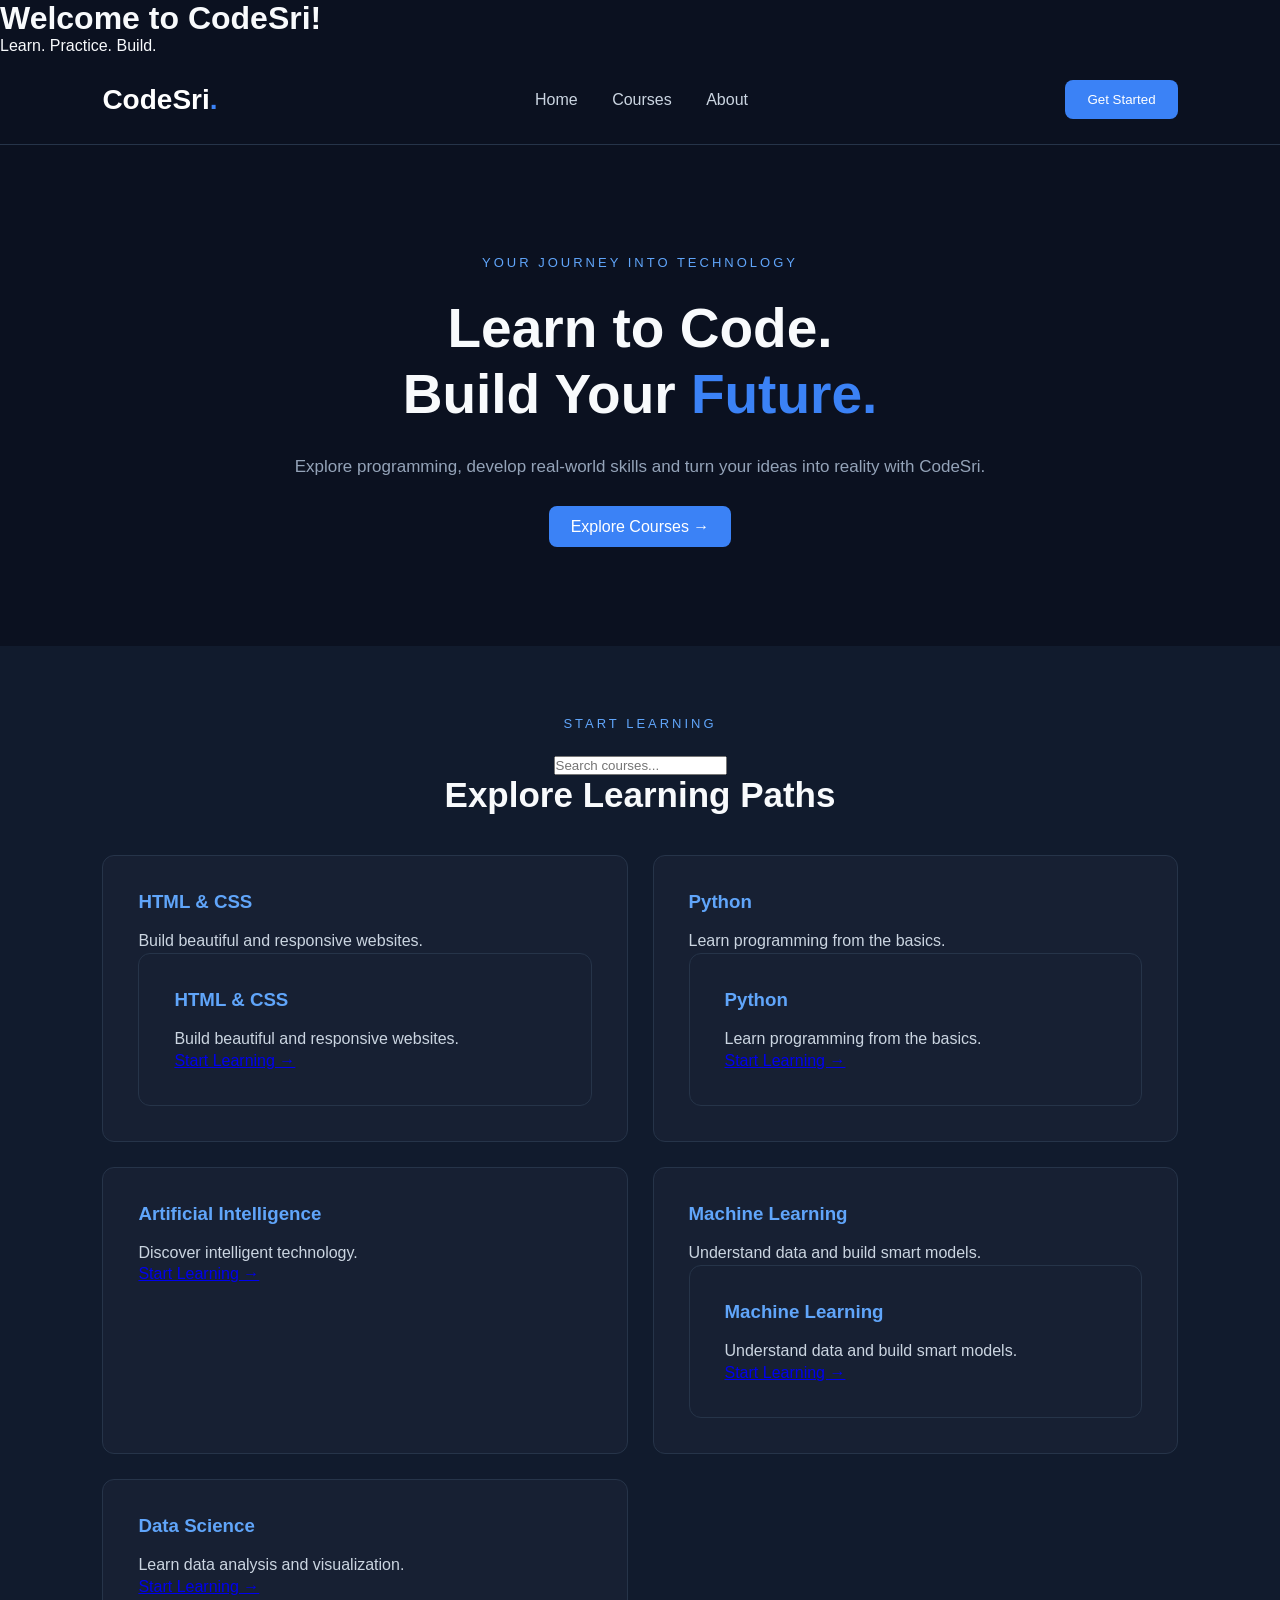
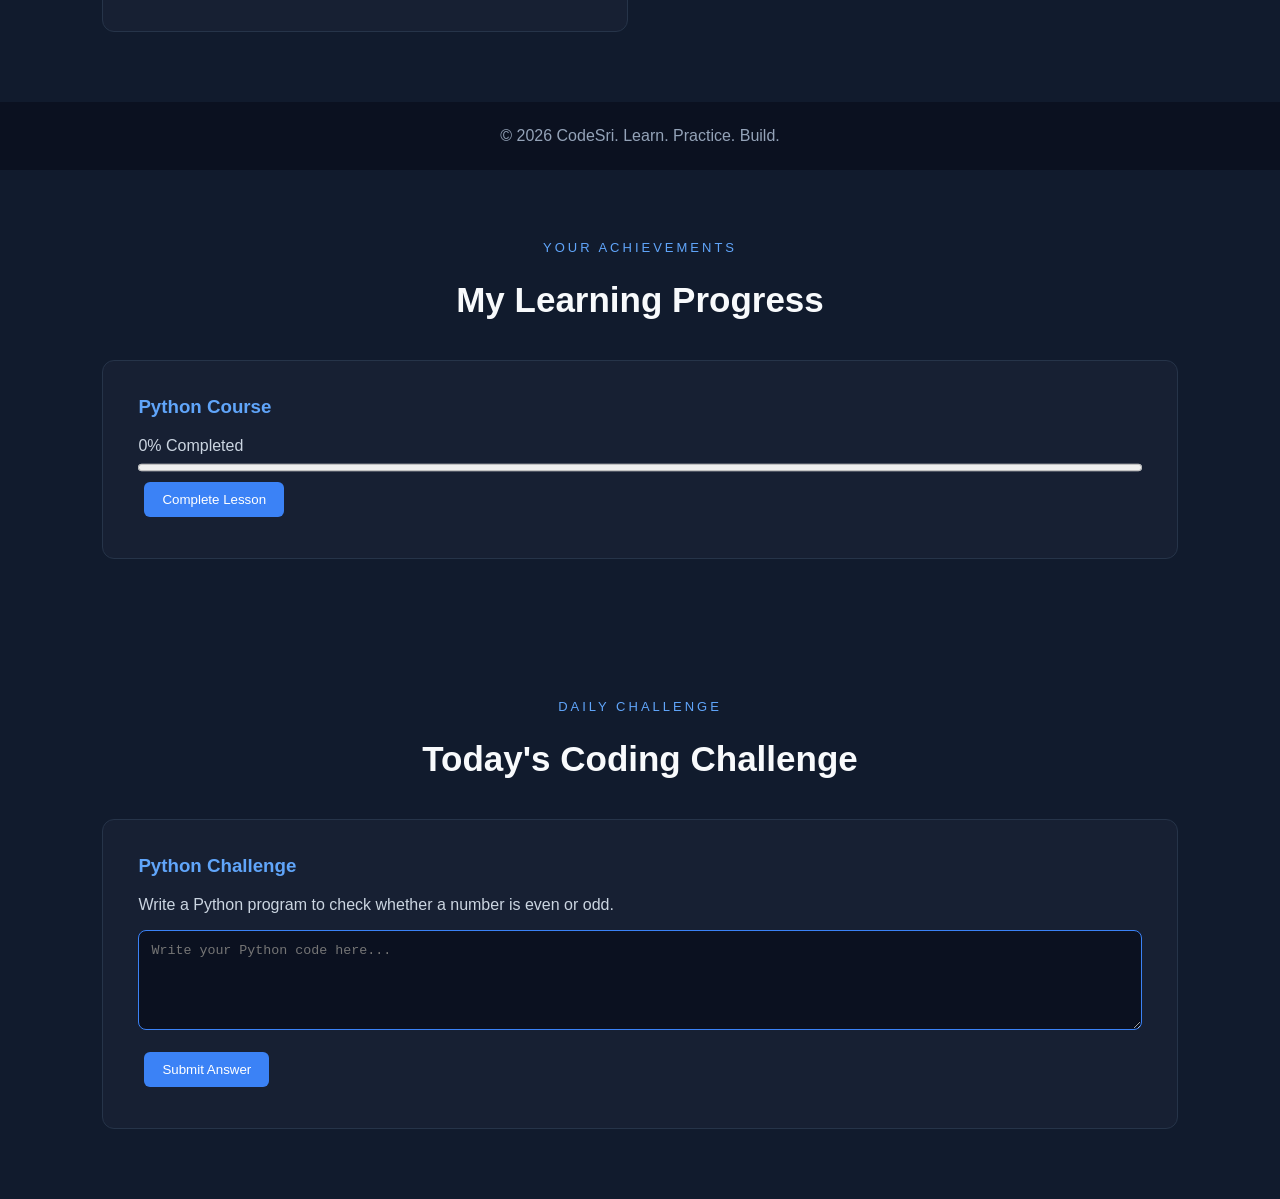
<file: index.html>
<!DOCTYPE html>
<html lang="en">
<head>
    <meta charset="UTF-8">
    <meta name="viewport" content="width=device-width, initial-scale=1.0">
    <title>CodeSri</title>
    <link rel="stylesheet" href="style.css">
</head>
<body>

    <h1>Welcome to CodeSri!</h1>
    <p>Learn. Practice. Build.</p>

    <script src="script.js"></script>
</body>
</html>
<!DOCTYPE html>
<html lang="en">
<head>
    <meta charset="UTF-8">
    <meta name="viewport" content="width=device-width, initial-scale=1.0">
    <title>CodeSri | Learn. Practice. Build.</title>
    <link rel="stylesheet" href="style.css">
</head>
<body>

<header class="navbar">
    <h1 class="logo">CodeSri<span>.</span></h1>
    <nav>
        <a href="#home">Home</a>
        <a href="#courses">Courses</a>
        <a href="#about">About</a>
    </nav>
    <button class="login-btn">Get Started</button>
</header>

<main>
    <section class="hero" id="home">
        <p class="tagline">YOUR JOURNEY INTO TECHNOLOGY</p>
        <h2>Learn to Code.<br>Build Your <span>Future.</span></h2>
        <p class="description">
            Explore programming, develop real-world skills
            and turn your ideas into reality with CodeSri.
        </p>
        <a href="#courses" class="start-btn">Explore Courses →</a>
    </section>

    <section class="courses" id="courses">
        <p class="tagline">START LEARNING</p>
        <input type="text" id="courseSearch"
placeholder="Search courses...">
        <h2>Explore Learning Paths</h2>
        <div class="course-container">
            <div class="course-card">
                <h3>HTML & CSS</h3>
                <p>Build beautiful and responsive websites.</p>
                <div class="course-card">
    <h3>HTML & CSS</h3>
    <p>Build beautiful and responsive websites.</p>
    <a href="html.html">Start Learning →</a>
</div>
            </div>
            <div class="course-card">
                <h3>Python</h3>
                <p>Learn programming from the basics.</p>
                <div class="course-card">
    <h3>Python</h3>
    <p>Learn programming from the basics.</p>

    <!-- Ee line kothaga add cheyyali -->
    <a href="python.html">Start Learning →</a>

</div>
            </div>
            <div class="course-card">
                <h3>Artificial Intelligence</h3>
                <p>Discover intelligent technology.</p>
                <a href="ai.html">Start Learning →</a>
            </div>
            <div class="course-card">
                <h3>Machine Learning</h3>
                <p>Understand data and build smart models.</p>
                <div class="course-card">
    <h3>Machine Learning</h3>
    <p>Understand data and build smart models.</p>
    <a href="ml.html">Start Learning →</a>
</div>
            </div>
            <div class="course-card">
                <h3>Data Science</h3>
                <p>Learn data analysis and visualization.</p>
                <a href="data.html">Start Learning →</a>
            </div>
        </div>
    </section>
</main>

<footer id="about">
    <p>© 2026 CodeSri. Learn. Practice. Build.</p>
</footer>

<script src="script.js"></script>

<section class="courses">
    <p class="tagline">YOUR ACHIEVEMENTS</p>
    <h2>My Learning Progress</h2>

    <div class="course-card">
        <h3>Python Course</h3>
        <p id="progressText">0% Completed</p>

        <progress id="progressBar" value="0" max="100"></progress>

        <button onclick="updateProgress()">Complete Lesson</button>
    </div>
</section>

<script>
let progress = 0;

function updateProgress() {
    if (progress < 100) {
        progress += 20;
    }

    document.getElementById("progressBar").value = progress;
    document.getElementById("progressText").textContent =
        progress + "% Completed";
}
</script>

<section class="courses">
    <p class="tagline">DAILY CHALLENGE</p>
    <h2>Today's Coding Challenge</h2>

    <div class="course-card">
        <h3>Python Challenge</h3>
        <p>Write a Python program to check whether a number is even or odd.</p>

        <textarea id="challengeAnswer"
        placeholder="Write your Python code here..."></textarea>

        <button onclick="showChallenge()">Submit Answer</button>

        <p id="challengeResult"></p>
    </div>
</section>

<script>
function showChallenge() {
    let answer = document.getElementById("challengeAnswer").value;

    if (answer.trim() === "") {
        document.getElementById("challengeResult").textContent =
        "Please write your answer!";
    } else {
        document.getElementById("challengeResult").textContent =
        "Answer submitted! Keep practicing.";
    }
}
</script>

</body>
</html>
</file>
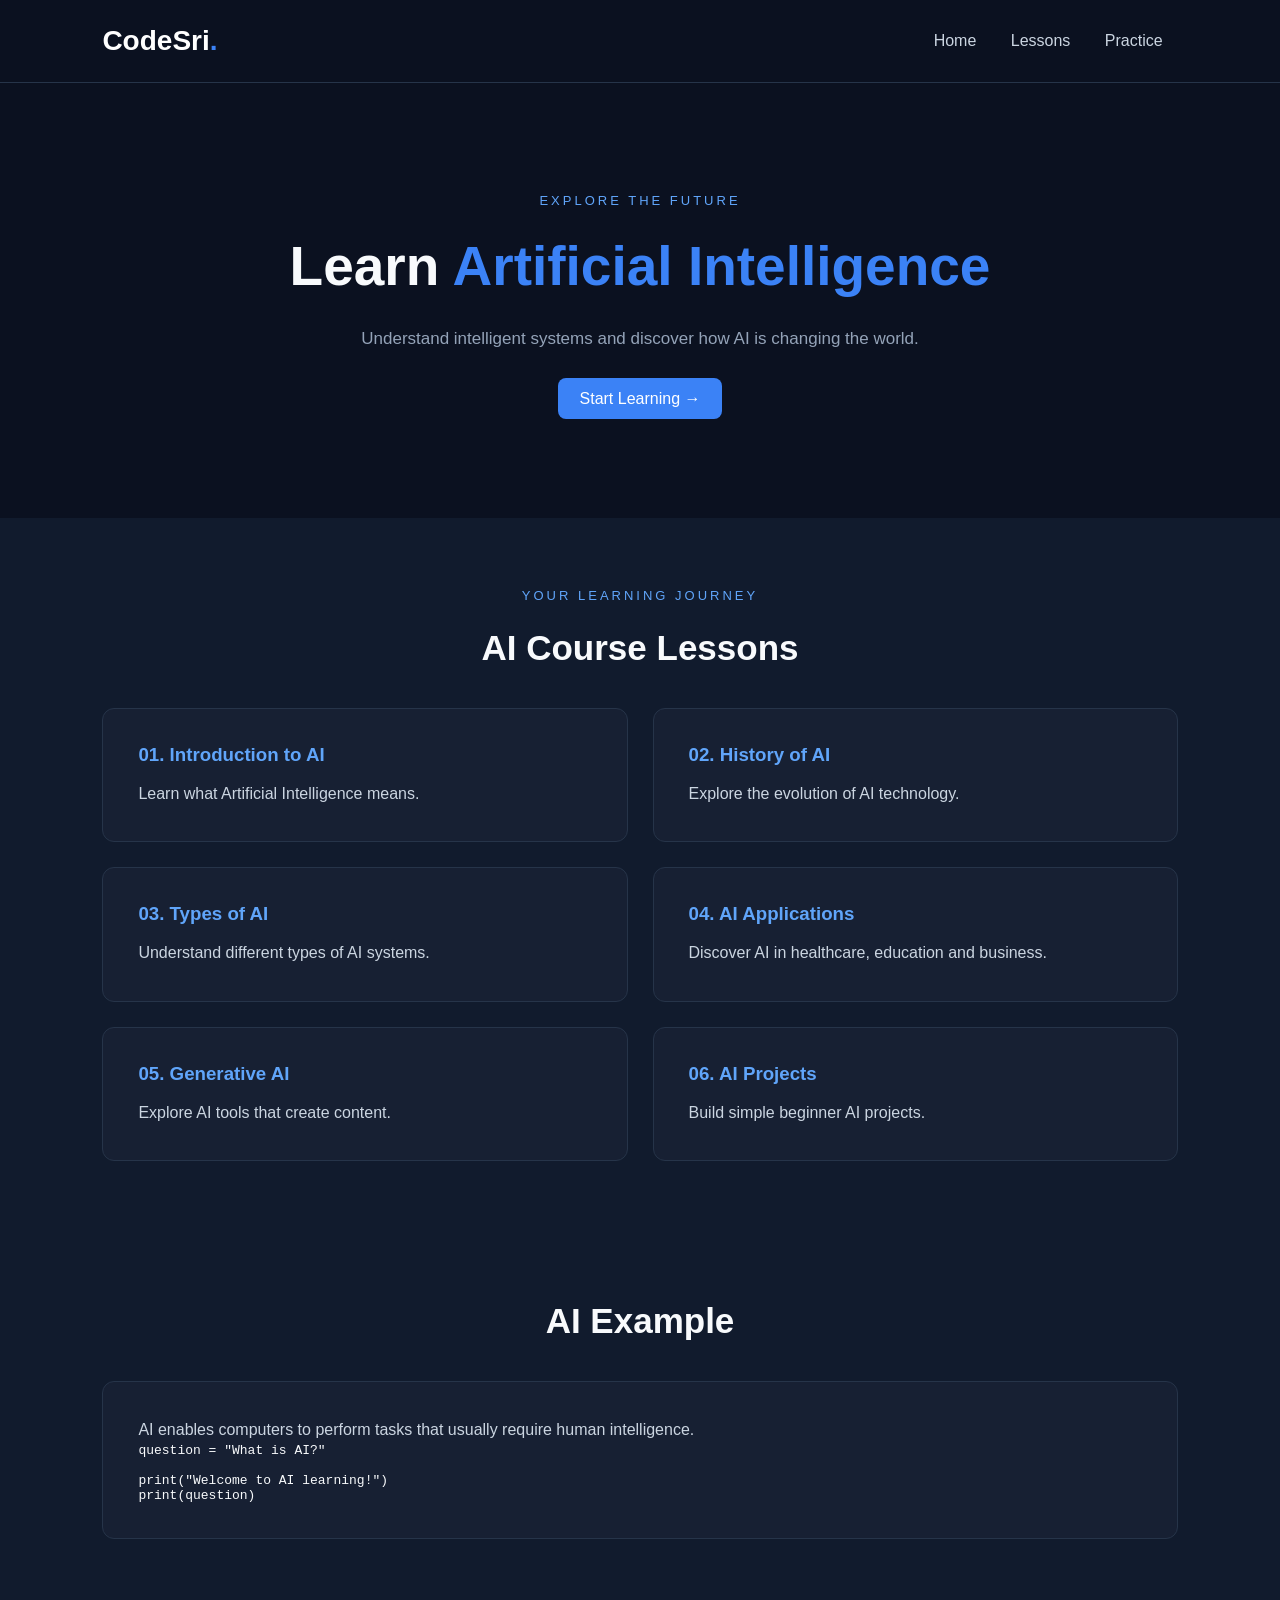
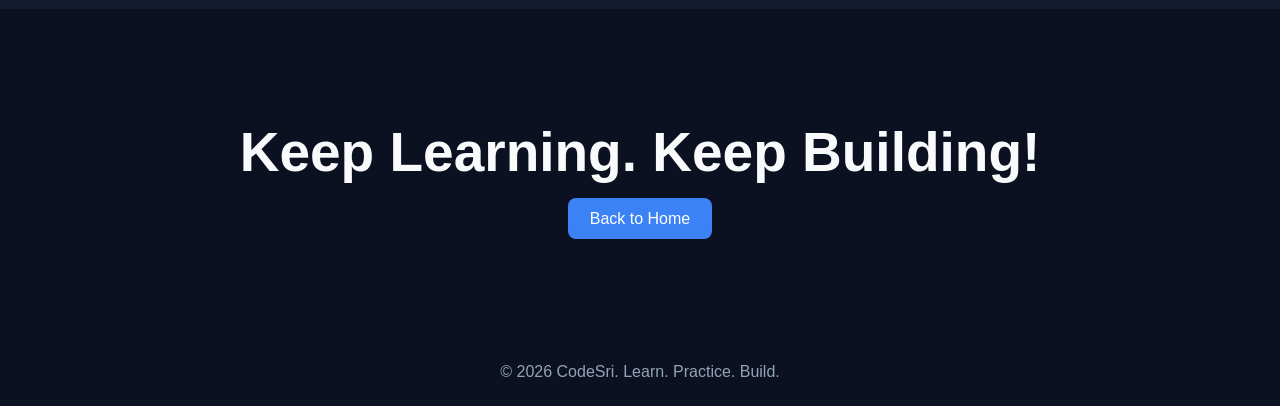
<file: ai.html>
<!DOCTYPE html>
<html lang="en">
<head>
    <meta charset="UTF-8">
    <meta name="viewport" content="width=device-width, initial-scale=1.0">
    <title>Artificial Intelligence | CodeSri</title>
    <link rel="stylesheet" href="style.css">
</head>
<body>

<header class="navbar">
    <h1 class="logo">CodeSri<span>.</span></h1>
    <nav>
        <a href="index.html">Home</a>
        <a href="#lessons">Lessons</a>
        <a href="#practice">Practice</a>
    </nav>
</header>

<section class="hero">
    <p class="tagline">EXPLORE THE FUTURE</p>
    <h2>Learn <span>Artificial Intelligence</span></h2>
    <p class="description">
        Understand intelligent systems and discover
        how AI is changing the world.
    </p>
    <a href="#lessons" class="start-btn">Start Learning →</a>
</section>

<section class="courses" id="lessons">
    <p class="tagline">YOUR LEARNING JOURNEY</p>
    <h2>AI Course Lessons</h2>

    <div class="course-container">
        <div class="course-card">
            <h3>01. Introduction to AI</h3>
            <p>Learn what Artificial Intelligence means.</p>
        </div>
        <div class="course-card">
            <h3>02. History of AI</h3>
            <p>Explore the evolution of AI technology.</p>
        </div>
        <div class="course-card">
            <h3>03. Types of AI</h3>
            <p>Understand different types of AI systems.</p>
        </div>
        <div class="course-card">
            <h3>04. AI Applications</h3>
            <p>Discover AI in healthcare, education and business.</p>
        </div>
        <div class="course-card">
            <h3>05. Generative AI</h3>
            <p>Explore AI tools that create content.</p>
        </div>
        <div class="course-card">
            <h3>06. AI Projects</h3>
            <p>Build simple beginner AI projects.</p>
        </div>
    </div>
</section>

<section class="courses" id="practice">
    <h2>AI Example</h2>
    <div class="course-card">
        <p>AI enables computers to perform tasks that usually require human intelligence.</p>
        <pre><code>question = "What is AI?"

print("Welcome to AI learning!")
print(question)</code></pre>
    </div>
</section>

<section class="hero">
    <h2>Keep Learning. Keep Building!</h2>
    <a href="index.html" class="start-btn">Back to Home</a>
</section>

<footer>
    <p>© 2026 CodeSri. Learn. Practice. Build.</p>
</footer>

</body>
</html>
</file>
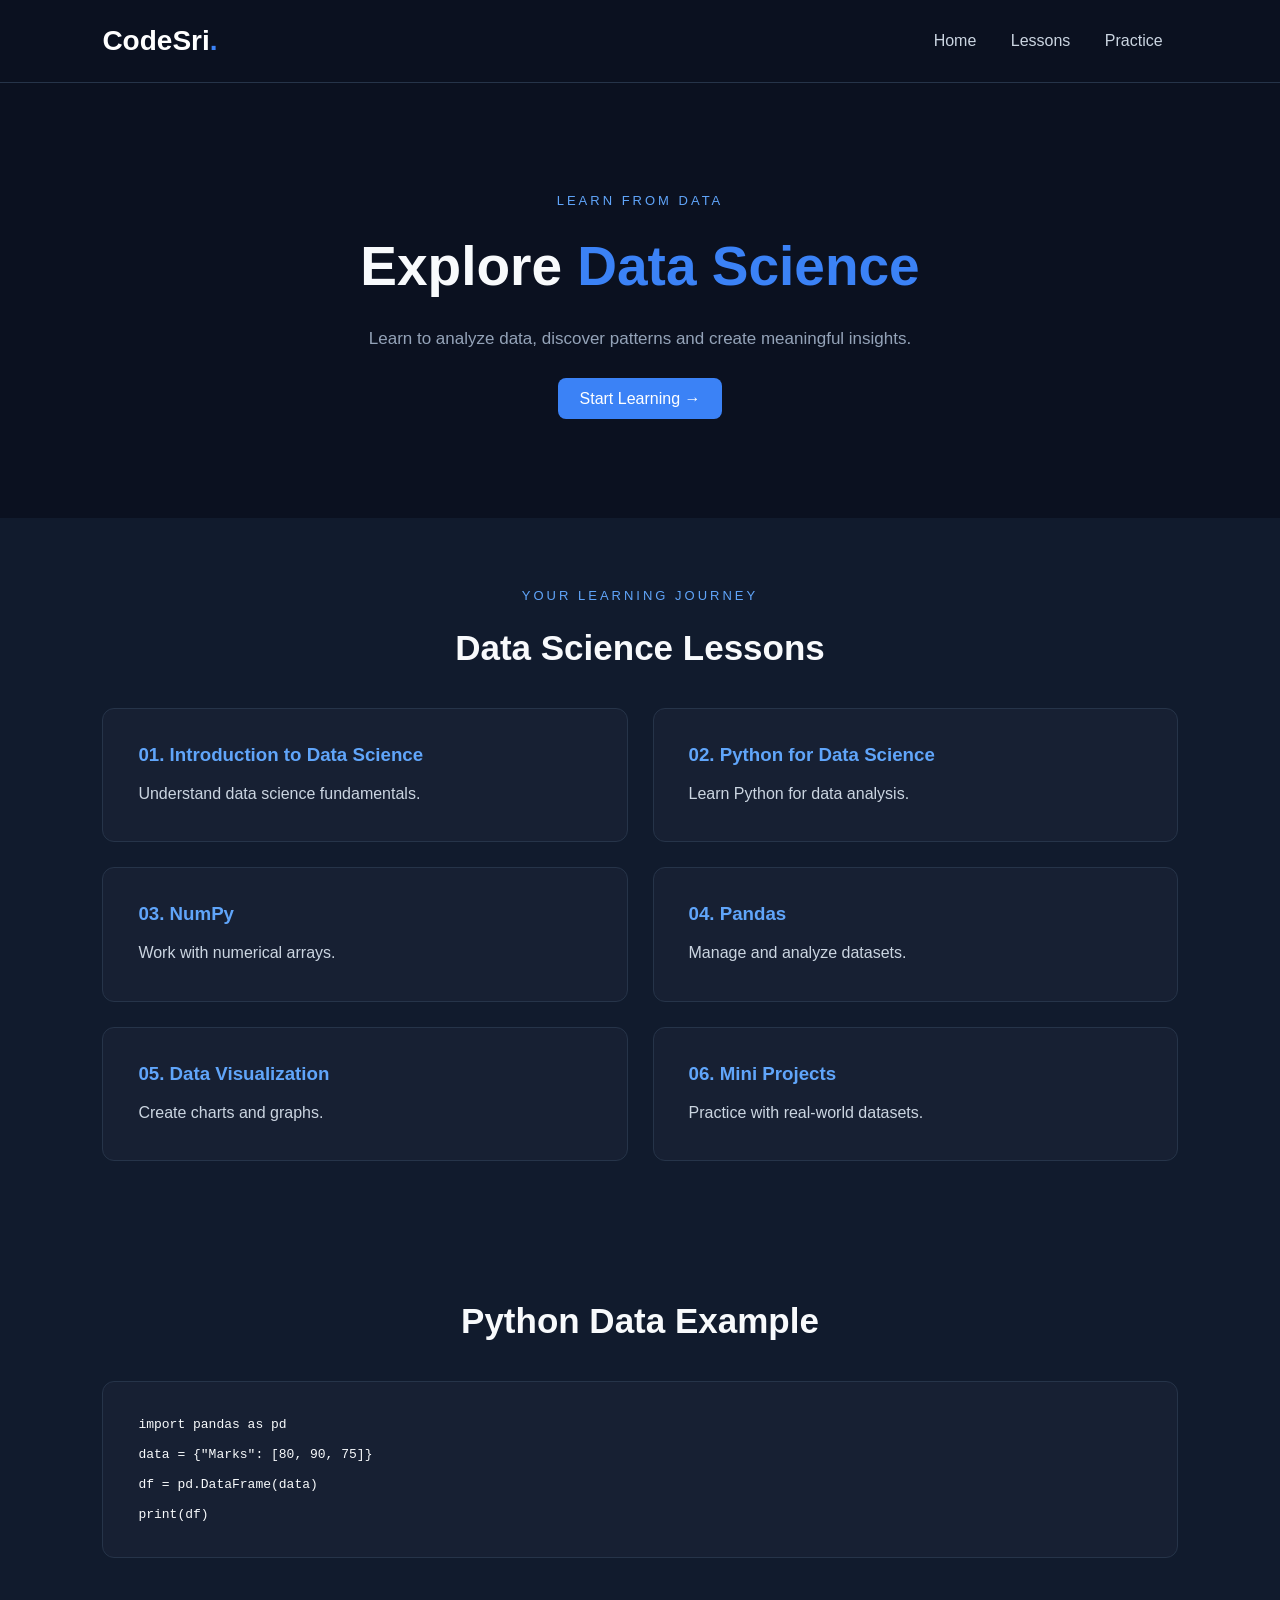
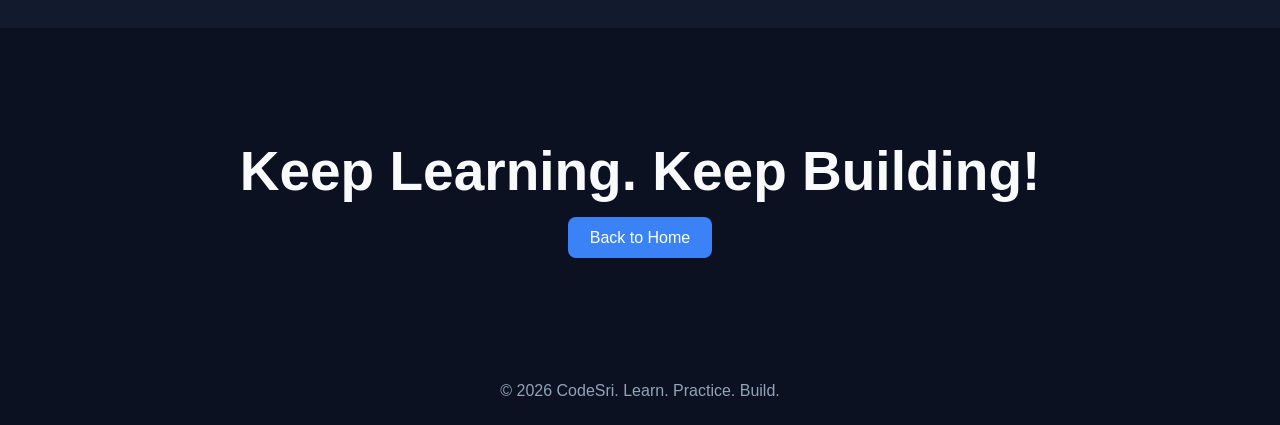
<file: data.html>
<!DOCTYPE html>
<html lang="en">
<head>
    <meta charset="UTF-8">
    <meta name="viewport" content="width=device-width, initial-scale=1.0">
    <title>Data Science | CodeSri</title>
    <link rel="stylesheet" href="style.css">
</head>
<body>

<header class="navbar">
    <h1 class="logo">CodeSri<span>.</span></h1>
    <nav>
        <a href="index.html">Home</a>
        <a href="#lessons">Lessons</a>
        <a href="#practice">Practice</a>
    </nav>
</header>

<section class="hero">
    <p class="tagline">LEARN FROM DATA</p>
    <h2>Explore <span>Data Science</span></h2>
    <p class="description">
        Learn to analyze data, discover patterns
        and create meaningful insights.
    </p>
    <a href="#lessons" class="start-btn">Start Learning →</a>
</section>

<section class="courses" id="lessons">
    <p class="tagline">YOUR LEARNING JOURNEY</p>
    <h2>Data Science Lessons</h2>

    <div class="course-container">
        <div class="course-card">
            <h3>01. Introduction to Data Science</h3>
            <p>Understand data science fundamentals.</p>
        </div>
        <div class="course-card">
            <h3>02. Python for Data Science</h3>
            <p>Learn Python for data analysis.</p>
        </div>
        <div class="course-card">
            <h3>03. NumPy</h3>
            <p>Work with numerical arrays.</p>
        </div>
        <div class="course-card">
            <h3>04. Pandas</h3>
            <p>Manage and analyze datasets.</p>
        </div>
        <div class="course-card">
            <h3>05. Data Visualization</h3>
            <p>Create charts and graphs.</p>
        </div>
        <div class="course-card">
            <h3>06. Mini Projects</h3>
            <p>Practice with real-world datasets.</p>
        </div>
    </div>
</section>

<section class="courses" id="practice">
    <h2>Python Data Example</h2>
    <div class="course-card">
        <pre><code>import pandas as pd

data = {"Marks": [80, 90, 75]}

df = pd.DataFrame(data)

print(df)</code></pre>
    </div>
</section>

<section class="hero">
    <h2>Keep Learning. Keep Building!</h2>
    <a href="index.html" class="start-btn">Back to Home</a>
</section>

<footer>
    <p>© 2026 CodeSri. Learn. Practice. Build.</p>
</footer>

</body>
</html>
</file>
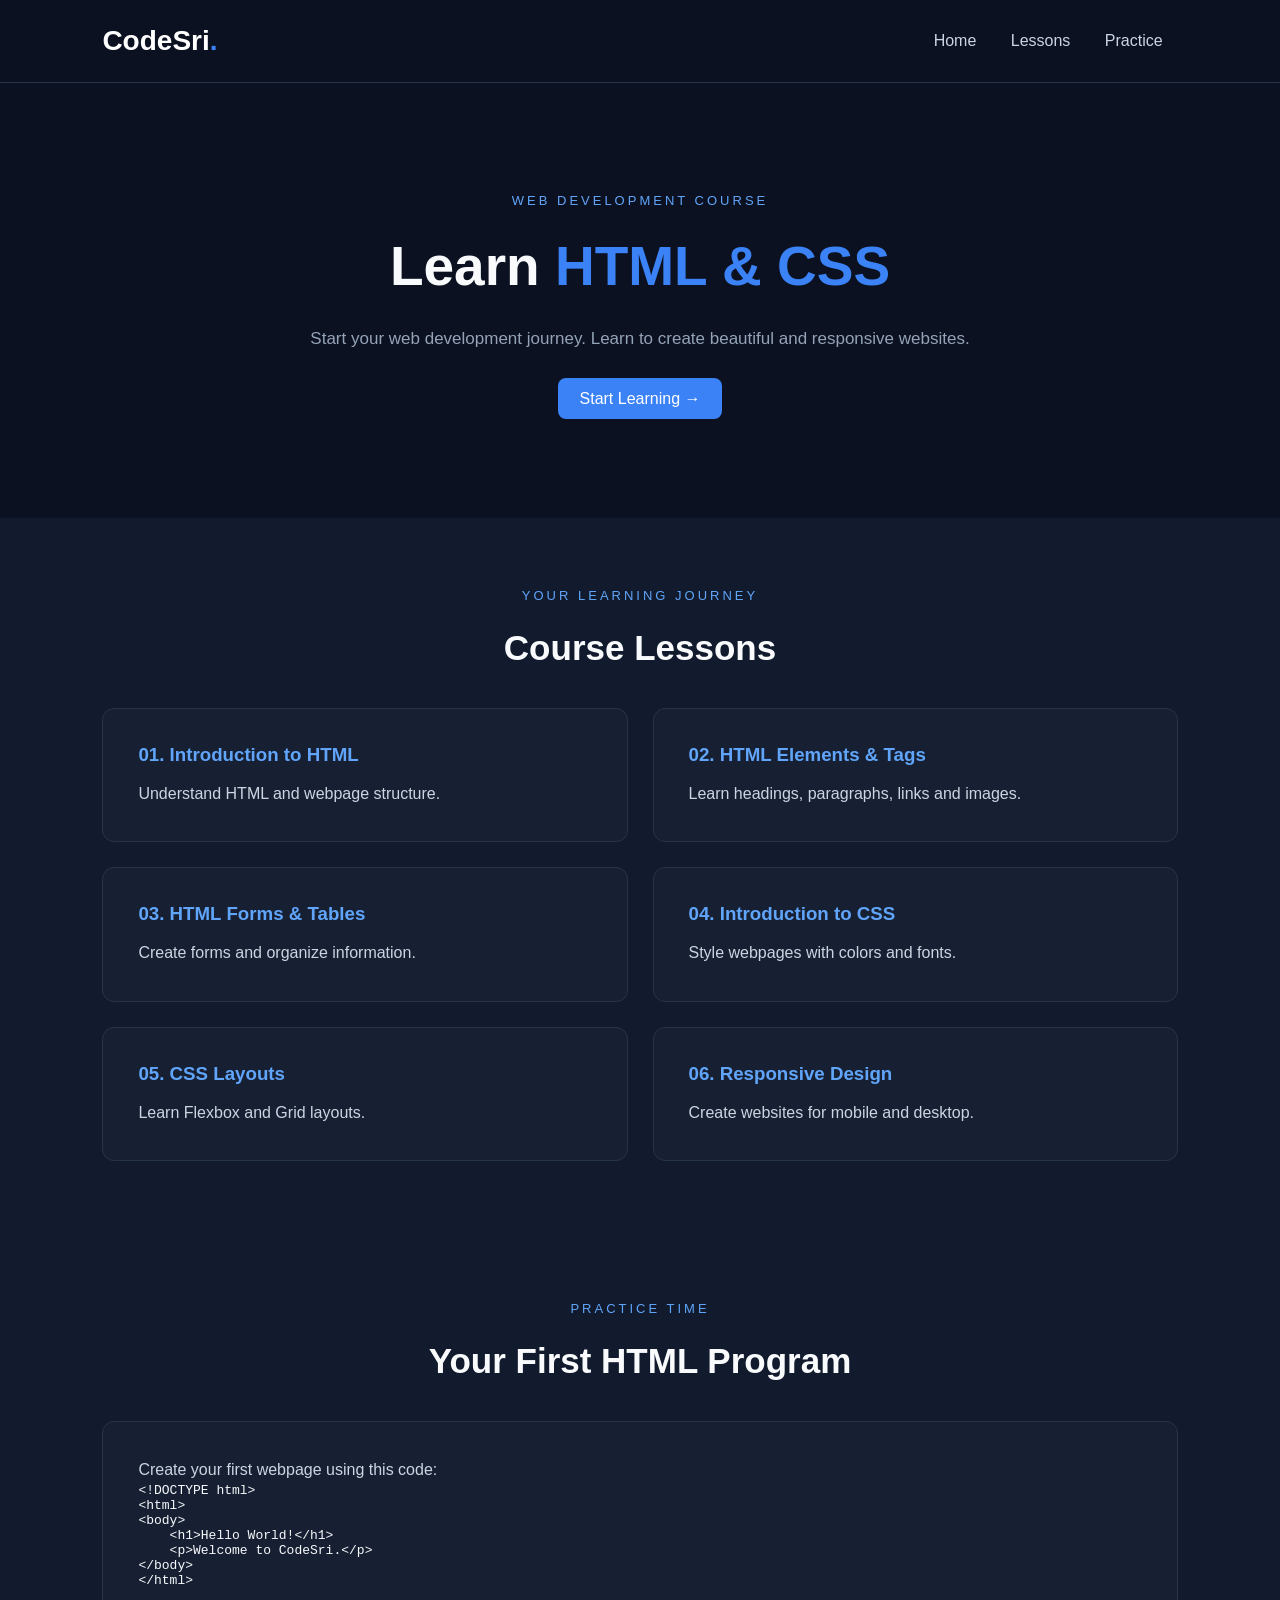
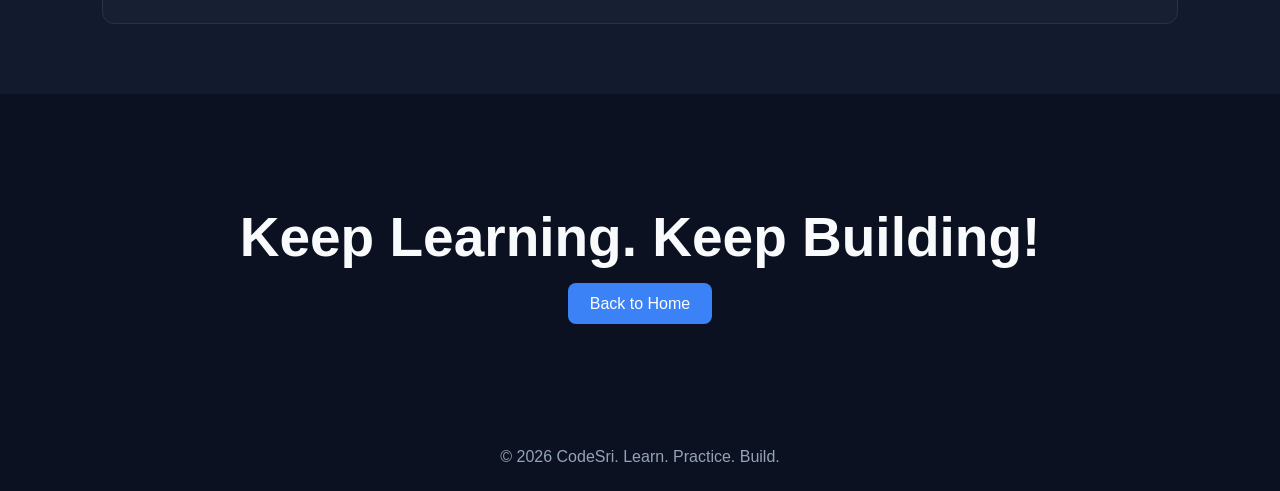
<file: html.html>
<!DOCTYPE html>
<html lang="en">
<head>
    <meta charset="UTF-8">
    <meta name="viewport" content="width=device-width, initial-scale=1.0">
    <title>HTML & CSS Course | CodeSri</title>
    <link rel="stylesheet" href="style.css">
</head>
<body>

    <header class="navbar">
        <h1 class="logo">CodeSri<span>.</span></h1>
        <nav>
            <a href="index.html">Home</a>
            <a href="#lessons">Lessons</a>
            <a href="#practice">Practice</a>
        </nav>
    </header>

    <main>
        <section class="hero">
            <p class="tagline">WEB DEVELOPMENT COURSE</p>
            <h2>Learn <span>HTML & CSS</span></h2>
            <p class="description">
                Start your web development journey.
                Learn to create beautiful and responsive websites.
            </p>
            <a href="#lessons" class="start-btn">Start Learning →</a>
        </section>

        <section class="courses" id="lessons">
            <p class="tagline">YOUR LEARNING JOURNEY</p>
            <h2>Course Lessons</h2>

            <div class="course-container">
                <div class="course-card">
                    <h3>01. Introduction to HTML</h3>
                    <p>Understand HTML and webpage structure.</p>
                </div>

                <div class="course-card">
                    <h3>02. HTML Elements & Tags</h3>
                    <p>Learn headings, paragraphs, links and images.</p>
                </div>

                <div class="course-card">
                    <h3>03. HTML Forms & Tables</h3>
                    <p>Create forms and organize information.</p>
                </div>

                <div class="course-card">
                    <h3>04. Introduction to CSS</h3>
                    <p>Style webpages with colors and fonts.</p>
                </div>

                <div class="course-card">
                    <h3>05. CSS Layouts</h3>
                    <p>Learn Flexbox and Grid layouts.</p>
                </div>

                <div class="course-card">
                    <h3>06. Responsive Design</h3>
                    <p>Create websites for mobile and desktop.</p>
                </div>
            </div>
        </section>

        <section class="courses" id="practice">
            <p class="tagline">PRACTICE TIME</p>
            <h2>Your First HTML Program</h2>

            <div class="course-card">
                <p>Create your first webpage using this code:</p>
                <pre><code>&lt;!DOCTYPE html&gt;
&lt;html&gt;
&lt;body&gt;
    &lt;h1&gt;Hello World!&lt;/h1&gt;
    &lt;p&gt;Welcome to CodeSri.&lt;/p&gt;
&lt;/body&gt;
&lt;/html&gt;</code></pre>
            </div>
        </section>

        <section class="hero">
            <h2>Keep Learning. Keep Building!</h2>
            <a href="index.html" class="start-btn">Back to Home</a>
        </section>
    </main>

    <footer>
        <p>© 2026 CodeSri. Learn. Practice. Build.</p>
    </footer>

</body>
</html>
</file>
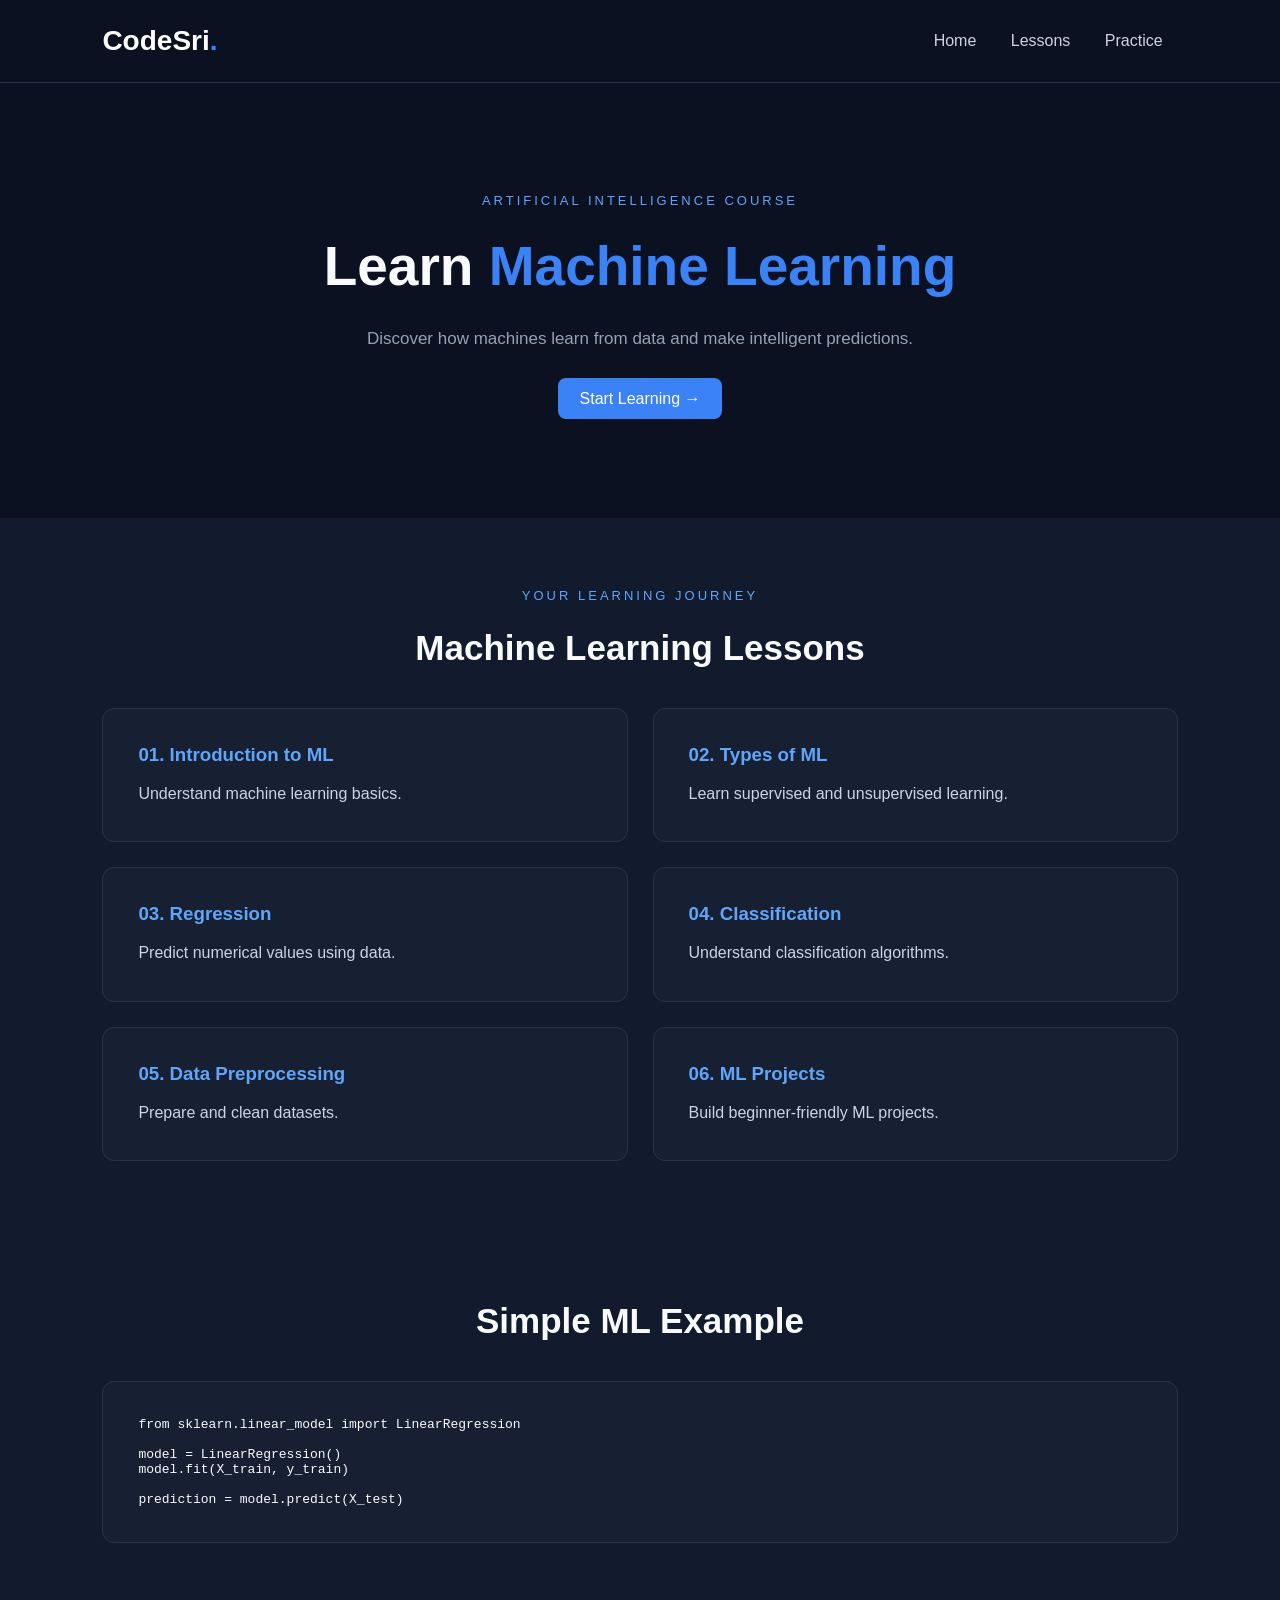
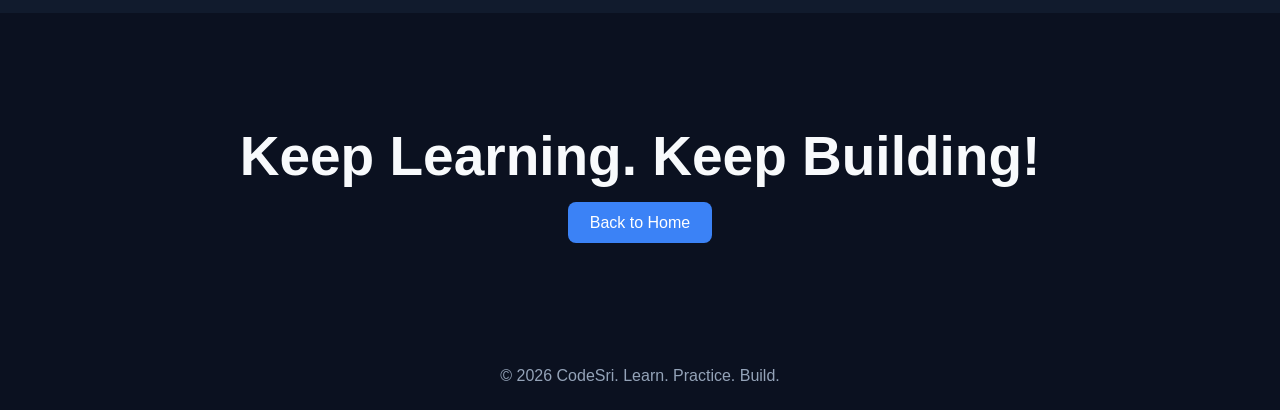
<file: ml.html>
<!DOCTYPE html>
<html lang="en">
<head>
    <meta charset="UTF-8">
    <meta name="viewport" content="width=device-width, initial-scale=1.0">
    <title>Machine Learning | CodeSri</title>
    <link rel="stylesheet" href="style.css">
</head>
<body>

<header class="navbar">
    <h1 class="logo">CodeSri<span>.</span></h1>
    <nav>
        <a href="index.html">Home</a>
        <a href="#lessons">Lessons</a>
        <a href="#practice">Practice</a>
    </nav>
</header>

<section class="hero">
    <p class="tagline">ARTIFICIAL INTELLIGENCE COURSE</p>
    <h2>Learn <span>Machine Learning</span></h2>
    <p class="description">
        Discover how machines learn from data
        and make intelligent predictions.
    </p>
    <a href="#lessons" class="start-btn">Start Learning →</a>
</section>

<section class="courses" id="lessons">
    <p class="tagline">YOUR LEARNING JOURNEY</p>
    <h2>Machine Learning Lessons</h2>

    <div class="course-container">
        <div class="course-card">
            <h3>01. Introduction to ML</h3>
            <p>Understand machine learning basics.</p>
        </div>
        <div class="course-card">
            <h3>02. Types of ML</h3>
            <p>Learn supervised and unsupervised learning.</p>
        </div>
        <div class="course-card">
            <h3>03. Regression</h3>
            <p>Predict numerical values using data.</p>
        </div>
        <div class="course-card">
            <h3>04. Classification</h3>
            <p>Understand classification algorithms.</p>
        </div>
        <div class="course-card">
            <h3>05. Data Preprocessing</h3>
            <p>Prepare and clean datasets.</p>
        </div>
        <div class="course-card">
            <h3>06. ML Projects</h3>
            <p>Build beginner-friendly ML projects.</p>
        </div>
    </div>
</section>

<section class="courses" id="practice">
    <h2>Simple ML Example</h2>
    <div class="course-card">
        <pre><code>from sklearn.linear_model import LinearRegression

model = LinearRegression()
model.fit(X_train, y_train)

prediction = model.predict(X_test)</code></pre>
    </div>
</section>

<section class="hero">
    <h2>Keep Learning. Keep Building!</h2>
    <a href="index.html" class="start-btn">Back to Home</a>
</section>

<footer>
    <p>© 2026 CodeSri. Learn. Practice. Build.</p>
</footer>

</body>
</html>
</file>
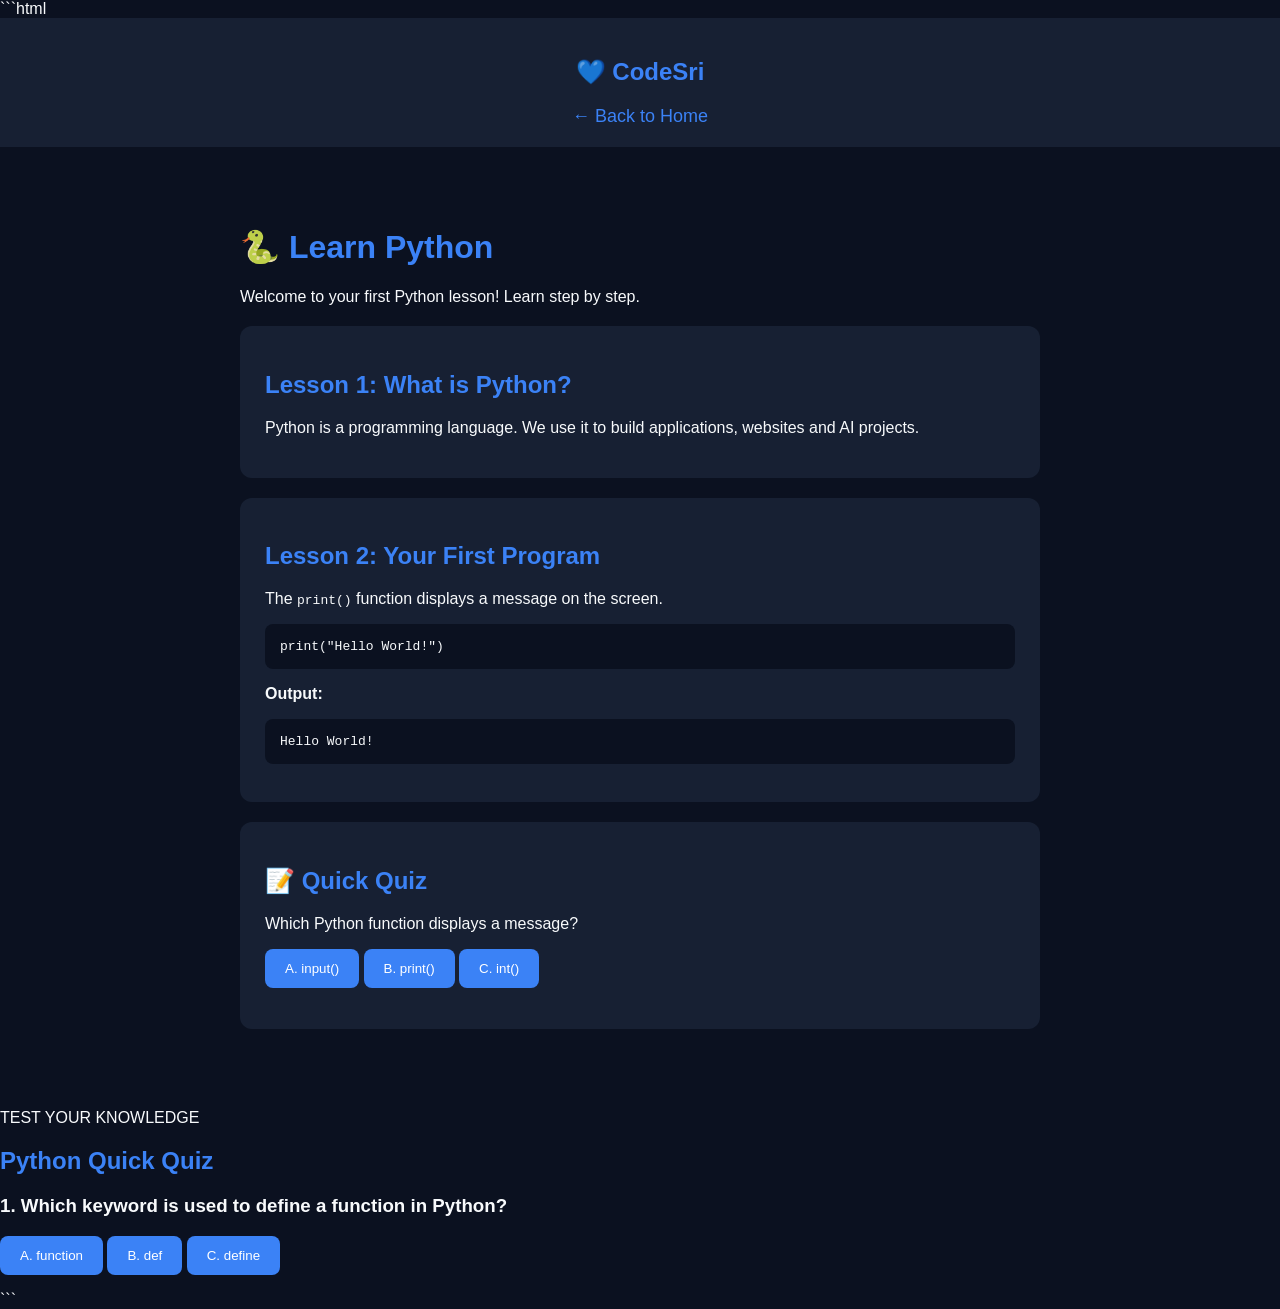
<file: python.html>
```html
<!DOCTYPE html>
<html lang="en">
<head>
    <meta charset="UTF-8">
    <meta name="viewport" content="width=device-width, initial-scale=1.0">
    <title>Learn Python | CodeSri</title>

    <style>
        body {
            margin: 0;
            font-family: Arial, sans-serif;
            background: #0B1120;
            color: #F8FAFC;
        }

        header {
            background: #172033;
            padding: 20px;
            text-align: center;
        }

        header a {
            color: #3B82F6;
            text-decoration: none;
            font-size: 18px;
        }

        main {
            max-width: 800px;
            margin: 40px auto;
            padding: 20px;
        }

        .lesson {
            background: #172033;
            padding: 25px;
            margin: 20px 0;
            border-radius: 12px;
        }

        h1, h2 {
            color: #3B82F6;
        }

        pre {
            background: #0B1120;
            padding: 15px;
            border-radius: 8px;
            overflow-x: auto;
            color: #F8FAFC;
        }

        button {
            background: #3B82F6;
            color: white;
            border: none;
            padding: 12px 20px;
            border-radius: 8px;
            cursor: pointer;
        }

        #answer {
            margin-top: 15px;
            color: #F8FAFC;
        }
    </style>
</head>

<body>

<header>
    <h2>💙 CodeSri</h2>
    <a href="index.html">← Back to Home</a>
</header>

<main>
    <h1>🐍 Learn Python</h1>
    <p>Welcome to your first Python lesson! Learn step by step.</p>

    <section class="lesson">
        <h2>Lesson 1: What is Python?</h2>
        <p>Python is a programming language. We use it to build applications, websites and AI projects.</p>
    </section>

    <section class="lesson">
        <h2>Lesson 2: Your First Program</h2>
        <p>The <code>print()</code> function displays a message on the screen.</p>

        <pre>print("Hello World!")</pre>

        <p><strong>Output:</strong></p>
        <pre>Hello World!</pre>
    </section>

    <section class="lesson">
        <h2>📝 Quick Quiz</h2>
        <p>Which Python function displays a message?</p>

        <button onclick="checkAnswer('a')">A. input()</button>
        <button onclick="checkAnswer('b')">B. print()</button>
        <button onclick="checkAnswer('c')">C. int()</button>

        <p id="answer"></p>
    </section>
</main>

<script>
    function checkAnswer(choice) {
        const answer = document.getElementById("answer");

        if (choice === "b") {
            answer.textContent = "🎉 Correct! print() displays a message.";
        } else {
            answer.textContent = "❌ Try again! Hint: It starts with print.";
        }
    }
</script>

<section class="courses" id="quiz">
    <p class="tagline">TEST YOUR KNOWLEDGE</p>
    <h2>Python Quick Quiz</h2>

    <div class="course-card">
        <h3>1. Which keyword is used to define a function in Python?</h3>

        <button onclick="checkAnswer(this, false)">A. function</button>
        <button onclick="checkAnswer(this, true)">B. def</button>
        <button onclick="checkAnswer(this, false)">C. define</button>

        <p class="quiz-result"></p>
    </div>
</section>

<script>
function checkAnswer(button, correct) {
    const result = button.parentElement.querySelector(".quiz-result");

    if (correct) {
        result.textContent = "Correct! Well done 🎉";
    } else {
        result.textContent = "Wrong answer! Try again.";
    }
}
</script>

</body>
</html>
```
</file>
<file: style.css>
* {
    margin: 0;
    padding: 0;
    box-sizing: border-box;
}

body {
    font-family: Arial, sans-serif;
    background: #0B1120;
    color: #F8FAFC;
}

.navbar {
    display: flex;
    justify-content: space-between;
    align-items: center;
    padding: 25px 8%;
    background: #0B1120;
    border-bottom: 1px solid #263449;
}

.logo {
    font-size: 28px;
    color: white;
}

.logo span {
    color: #3B82F6;
}

nav a {
    color: #CBD5E1;
    text-decoration: none;
    margin: 0 15px;
}

nav a:hover {
    color: #3B82F6;
}

.login-btn,
.start-btn {
    background: #3B82F6;
    color: white;
    border: none;
    padding: 12px 22px;
    border-radius: 8px;
    text-decoration: none;
    cursor: pointer;
}

.hero {
    text-align: center;
    padding: 110px 20px;
}

.tagline {
    color: #60A5FA;
    letter-spacing: 3px;
    font-size: 13px;
    margin-bottom: 25px;
}

.hero h2 {
    font-size: 55px;
    line-height: 1.2;
    margin-bottom: 25px;
}

.hero h2 span {
    color: #3B82F6;
}

.description {
    color: #94A3B8;
    font-size: 17px;
    line-height: 1.8;
    margin-bottom: 35px;
}

.courses {
    text-align: center;
    padding: 70px 8%;
    background: #111B2D;
}

.courses h2 {
    font-size: 35px;
    margin-bottom: 40px;
}

.course-container {
    display: grid;
    grid-template-columns: repeat(2, 1fr);
    gap: 25px;
}

.course-card {
    background: #172033;
    padding: 35px;
    border: 1px solid #263449;
    border-radius: 12px;
    text-align: left;
}

.course-card h3 {
    color: #60A5FA;
    margin-bottom: 15px;
}

.course-card p {
    color: #CBD5E1;
    line-height: 1.6;
}

.course-card:hover {
    border-color: #3B82F6;
    transform: translateY(-5px);
    transition: 0.3s;
}

footer {
    text-align: center;
    padding: 25px;
    color: #94A3B8;
}

@media (max-width: 650px) {
    .navbar {
        flex-wrap: wrap;
        gap: 15px;
    }

    .hero h2 {
        font-size: 38px;
    }

    .course-container {
        grid-template-columns: 1fr;
    }
}

/* Quiz and Progress Styling */

.course-card button {
    background: #3B82F6;
    color: white;
    border: none;
    padding: 10px 18px;
    margin: 6px;
    border-radius: 6px;
    cursor: pointer;
}

.course-card button:hover {
    background: #2563EB;
}

.course-card textarea {
    width: 100%;
    min-height: 100px;
    padding: 12px;
    margin: 12px 0;
    background: #0B1120;
    color: white;
    border: 1px solid #3B82F6;
    border-radius: 8px;
}

.course-card progress {
    width: 100%;
    height: 15px;
    accent-color: #3B82F6;
}

.quiz-result {
    color: #60A5FA;
    margin-top: 12px;
}
</file>
